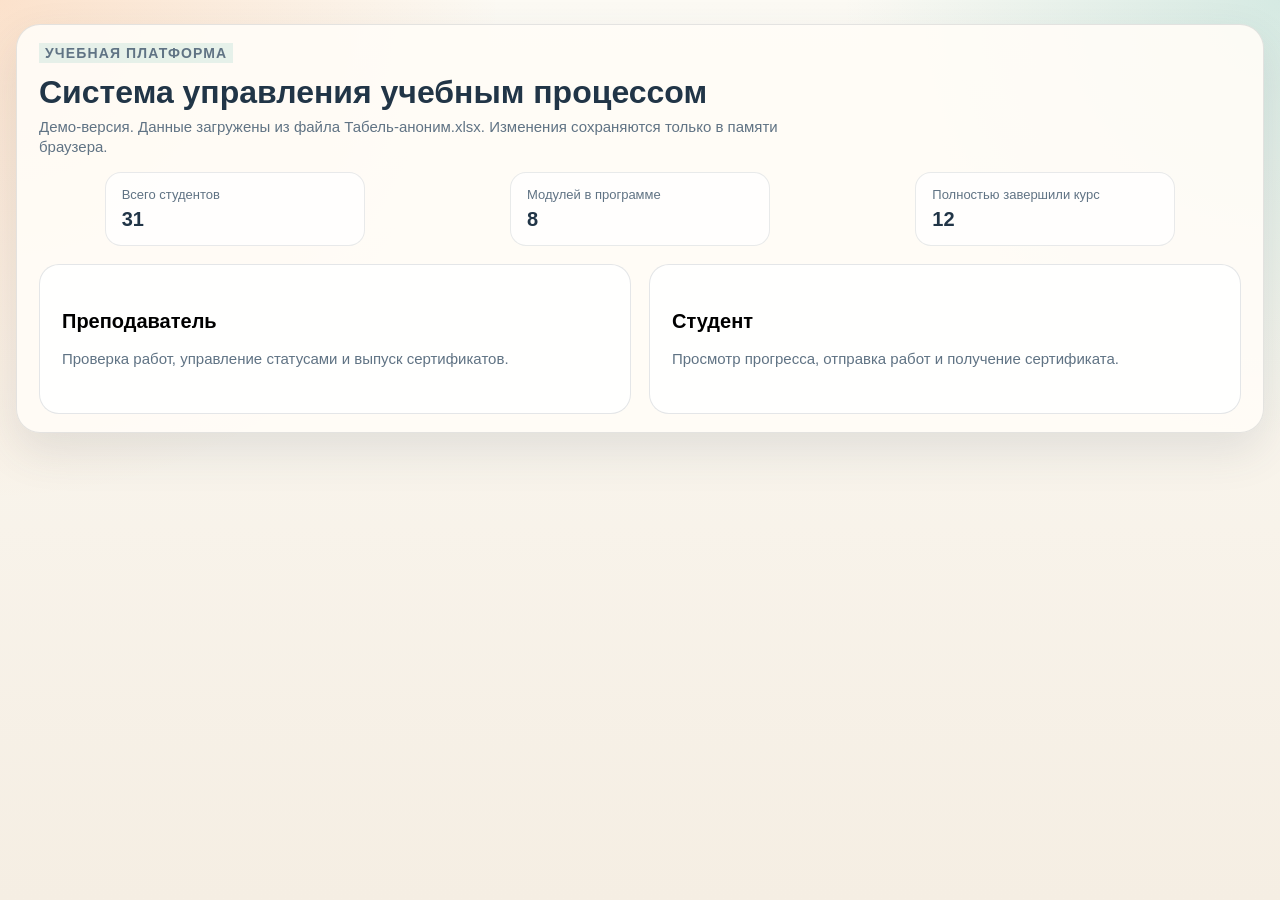
<file: index.html>
<!DOCTYPE html>
<html lang="ru">
<head>
  <meta charset="UTF-8">
  <meta name="viewport" content="width=device-width, initial-scale=1.0">
  <title>LMS по Excel</title>
  <link rel="stylesheet" href="styles.css">
</head>
<body>
  <div id="app"></div>
  <script src="app.js"></script>
</body>
</html>
</file>
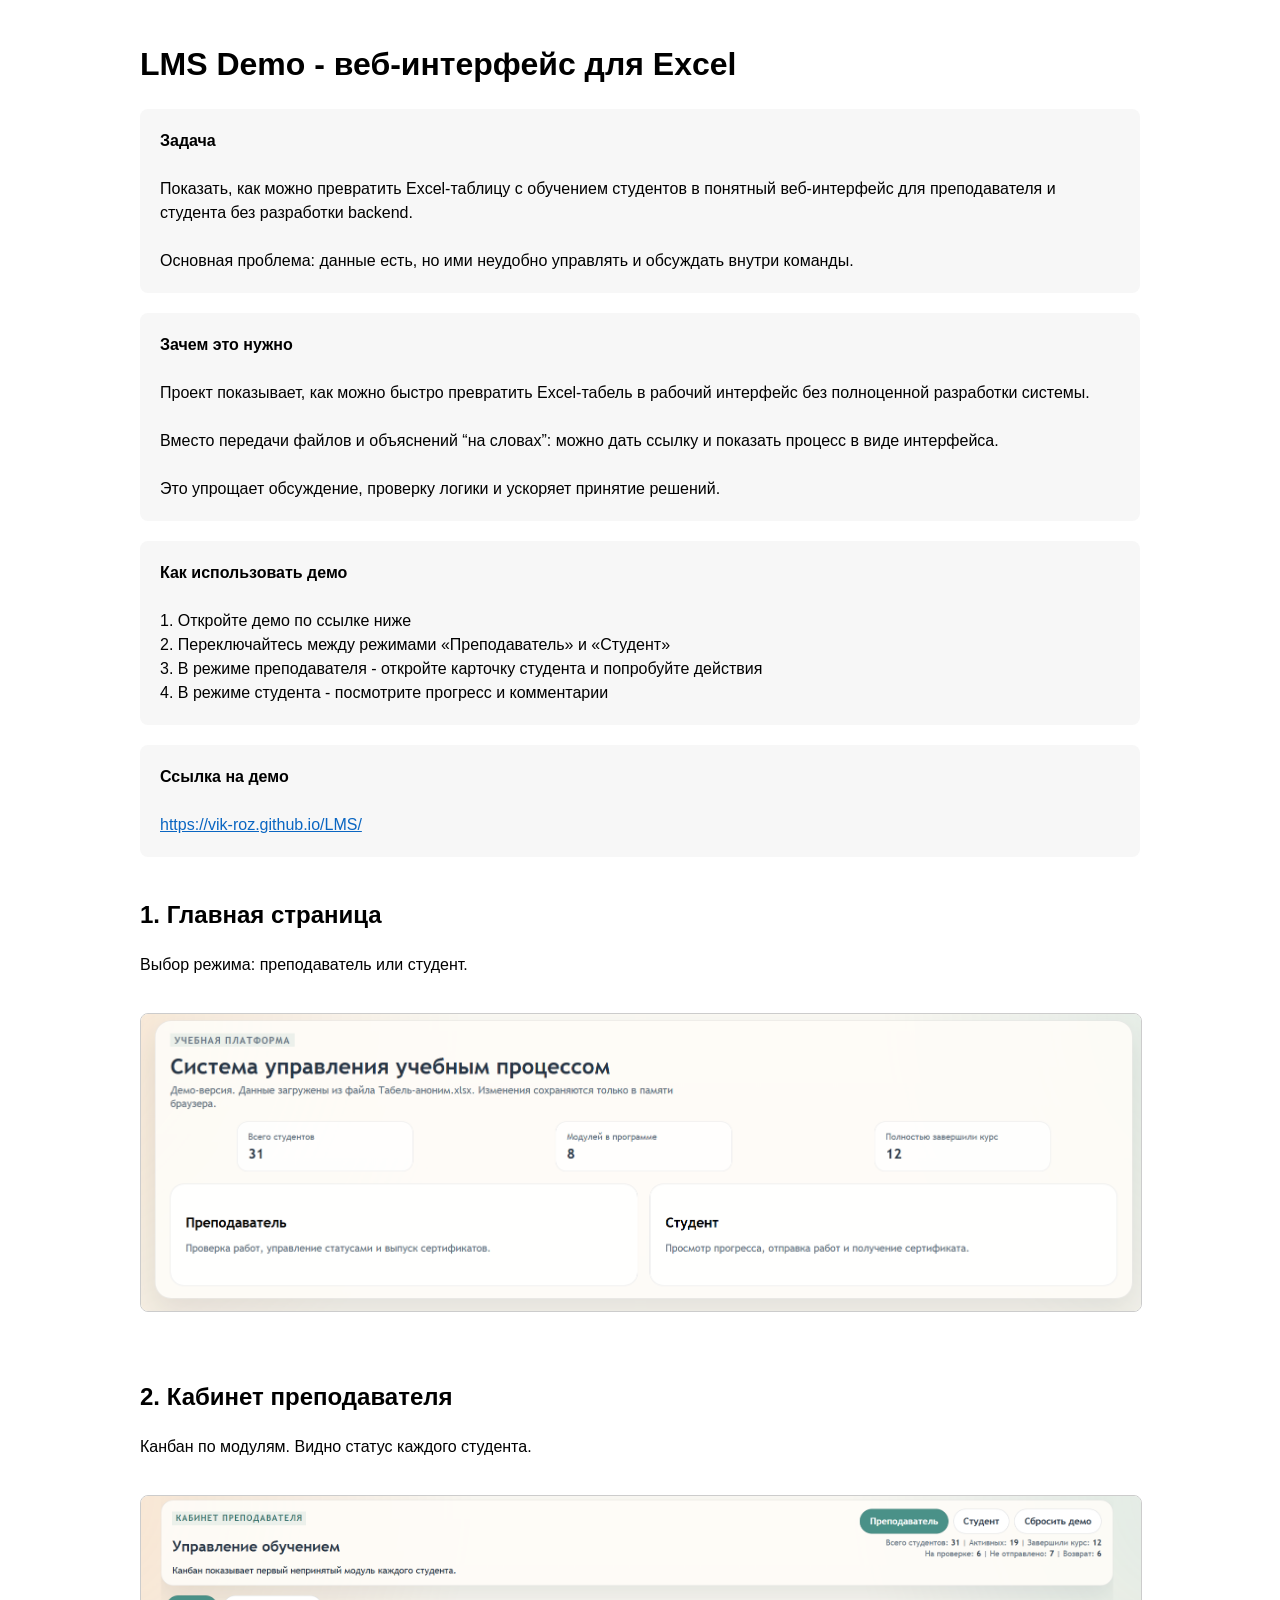
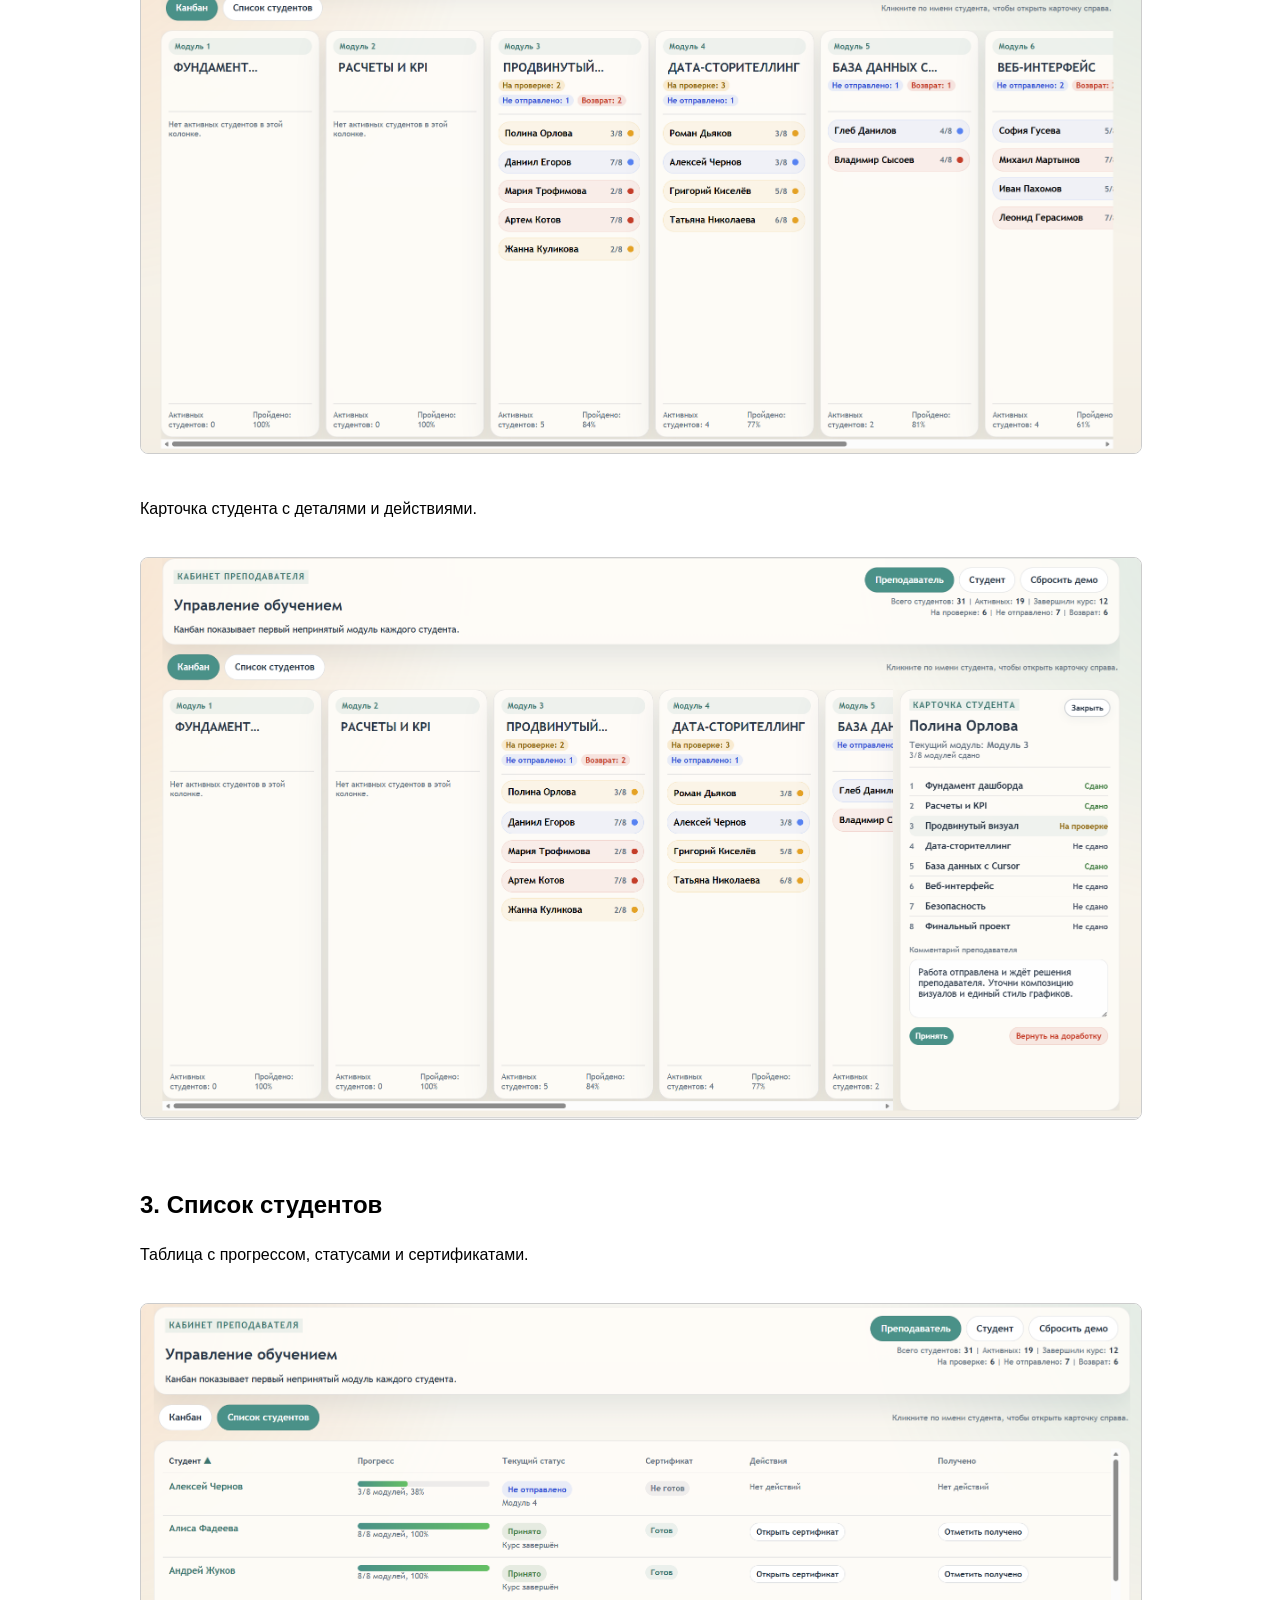
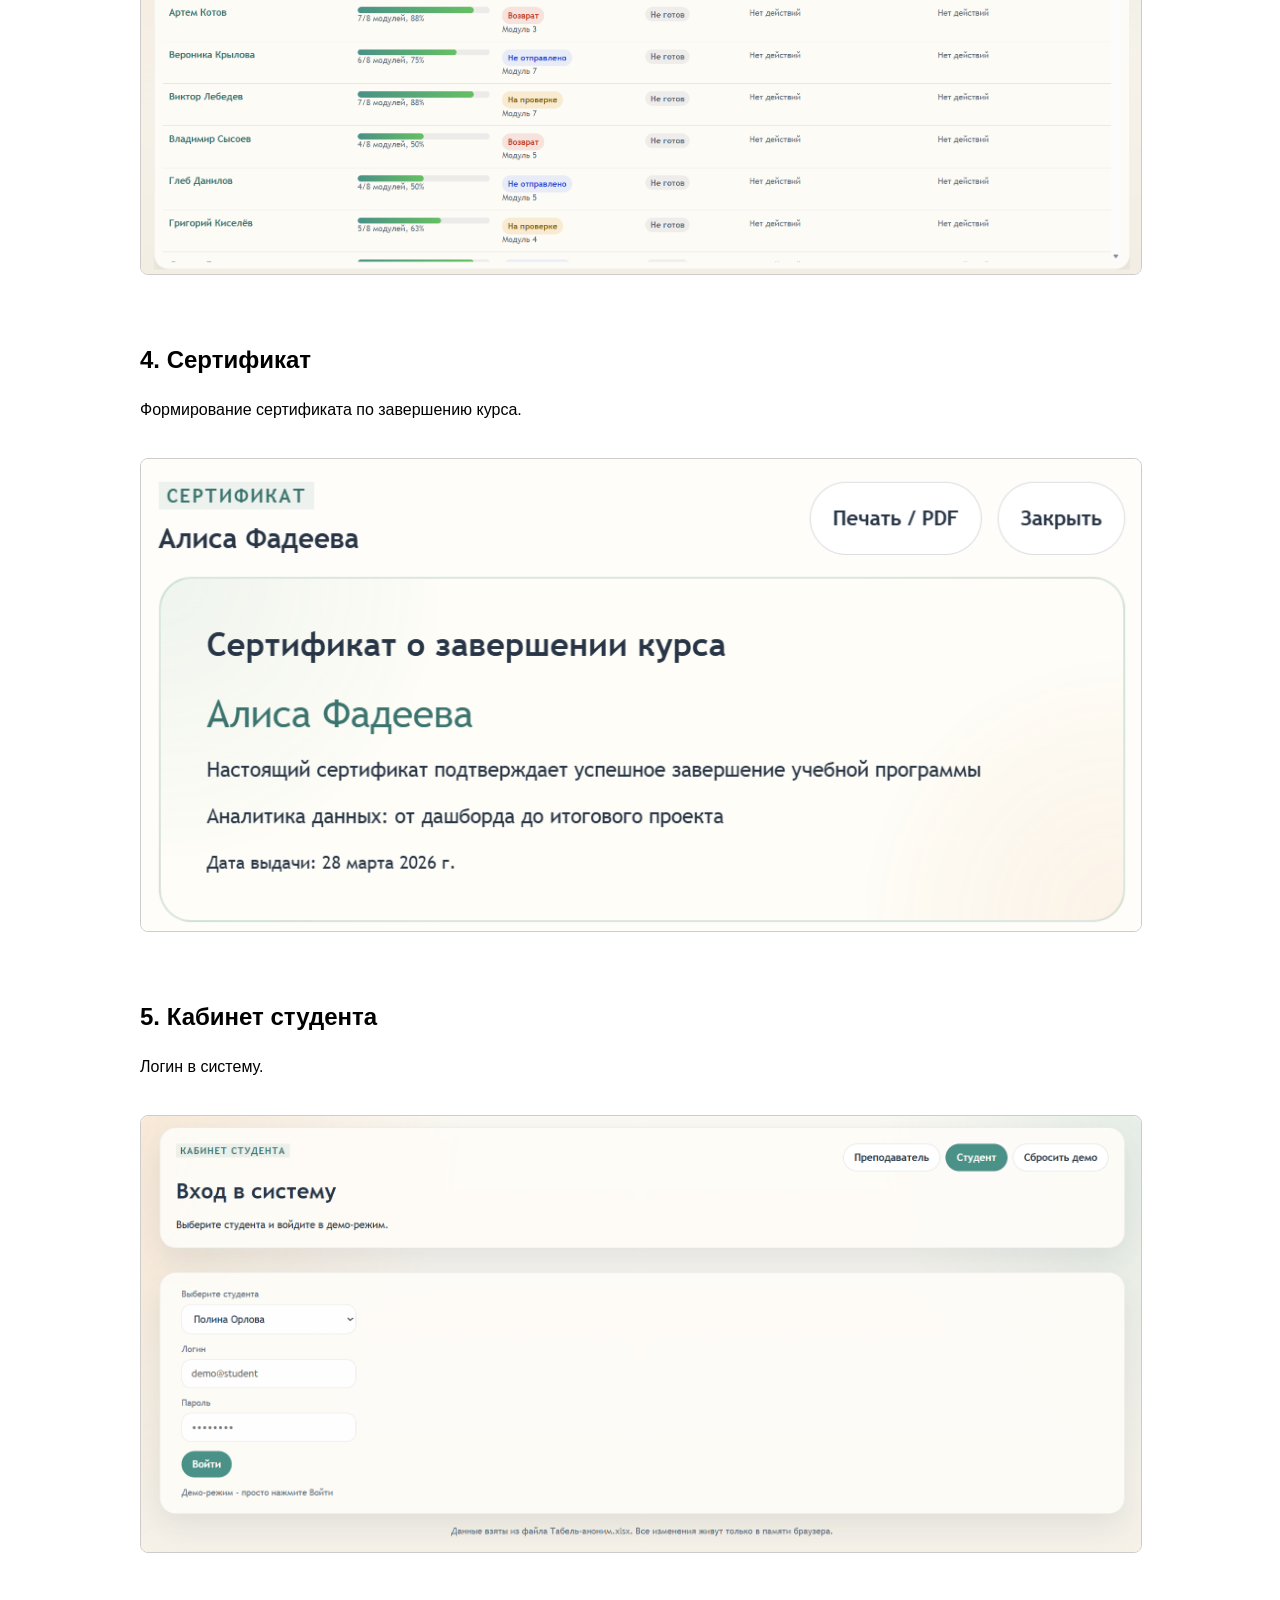
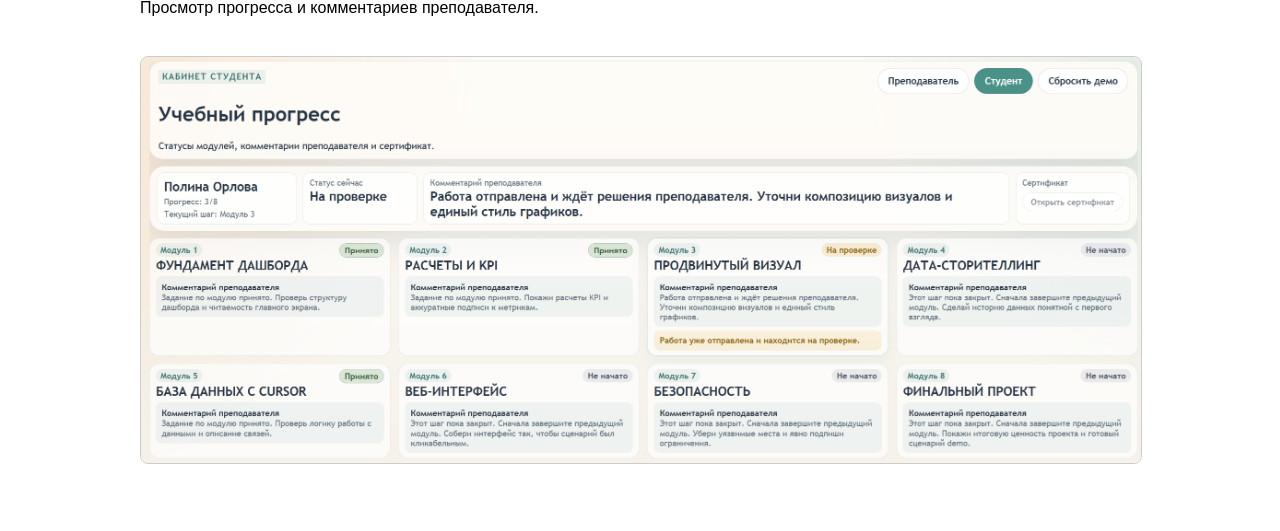
<file: case.html>
<!DOCTYPE html>
<html lang="ru">
<head>
  <meta charset="UTF-8">
  <title>LMS Demo - кейс</title>
  <style>
    body {
      font-family: Arial, sans-serif;
      max-width: 1000px;
      margin: 40px auto;
      line-height: 1.5;
    }
    h1, h2 {
      margin-top: 40px;
    }
    img {
      width: 100%;
      border: 1px solid #ccc;
      border-radius: 8px;
      margin: 20px 0;
    }
    .block {
      background: #f7f7f7;
      padding: 20px;
      border-radius: 8px;
      margin-top: 20px;
    }
    a {
      color: #0a66c2;
    }
  </style>
</head>
<body>

<h1>LMS Demo - веб-интерфейс для Excel</h1>

<div class="block">
  <b>Задача</b><br><br>
  Показать, как можно превратить Excel-таблицу с обучением студентов в понятный веб-интерфейс 
  для преподавателя и студента без разработки backend.<br><br>
  Основная проблема: данные есть, но ими неудобно управлять и обсуждать внутри команды.
</div>

<div class="block">
  <b>Зачем это нужно</b><br><br>
  Проект показывает, как можно быстро превратить Excel-табель в рабочий интерфейс без полноценной разработки системы.<br><br>
  Вместо передачи файлов и объяснений “на словах”:
  можно дать ссылку и показать процесс в виде интерфейса.<br><br>
  Это упрощает обсуждение, проверку логики и ускоряет принятие решений.
</div>

<div class="block">
  <b>Как использовать демо</b><br><br>
  1. Откройте демо по ссылке ниже<br>
  2. Переключайтесь между режимами «Преподаватель» и «Студент»<br>
  3. В режиме преподавателя - откройте карточку студента и попробуйте действия<br>
  4. В режиме студента - посмотрите прогресс и комментарии
</div>

<div class="block">
  <b>Ссылка на демо</b><br><br>
  <a href="https://vik-roz.github.io/LMS/" target="_blank">
    https://vik-roz.github.io/LMS/
  </a>
</div>

<h2>1. Главная страница</h2>
<p>Выбор режима: преподаватель или студент.</p>
<img src="img/main.png">

<h2>2. Кабинет преподавателя</h2>
<p>Канбан по модулям. Видно статус каждого студента.</p>
<img src="img/teacher-kanban.png">

<p>Карточка студента с деталями и действиями.</p>
<img src="img/teacher-card.png">

<h2>3. Список студентов</h2>
<p>Таблица с прогрессом, статусами и сертификатами.</p>
<img src="img/students-list.png">

<h2>4. Сертификат</h2>
<p>Формирование сертификата по завершению курса.</p>
<img src="img/certificate.png">

<h2>5. Кабинет студента</h2>
<p>Логин в систему.</p>
<img src="img/student-login.png">

<p>Просмотр прогресса и комментариев преподавателя.</p>
<img src="img/student-dashboard.png">

</body>
</html>
</file>
<file: styles.css>
:root {
  --bg: #f4efe4;
  --panel: rgba(255, 252, 247, 0.92);
  --ink: #213547;
  --muted: #607384;
  --line: rgba(33, 53, 71, 0.12);
  --primary: #0d9488;
  --primary-dark: #0f766e;
  --danger: #dc2626;
  --success: #15803d;
  --shadow: 0 18px 45px rgba(57, 73, 92, 0.12);
  --radius-lg: 24px;
  --radius-md: 18px;
  --font-ui: "Trebuchet MS", "Segoe UI", sans-serif;
}

* {
  box-sizing: border-box;
}

html,
body {
  margin: 0;
  min-height: 100%;
}

body {
  font-family: var(--font-ui);
  font-size: 15px;
  color: var(--ink);
  background:
    radial-gradient(circle at top left, rgba(249, 115, 22, 0.18), transparent 32%),
    radial-gradient(circle at top right, rgba(13, 148, 136, 0.16), transparent 28%),
    linear-gradient(180deg, #fcfaf4 0%, #f5eee3 100%);
}

body.teacher-mode {
  overflow: hidden;
}

button,
select,
textarea,
input {
  font: inherit;
}

button {
  cursor: pointer;
  border: 0;
}

#app {
  width: 100%;
  min-height: 100%;
}

.page-shell {
  width: min(1440px, calc(100% - 32px));
  margin: 0 auto;
  padding: 24px 0 40px;
}

.page-shell.is-teacher {
  width: min(1560px, calc(100% - 20px));
  height: 100dvh;
  padding: 10px 0;
  overflow: hidden;
}

.workspace {
  display: grid;
  gap: 18px;
}

.workspace-teacher {
  height: 100%;
  min-height: 0;
  grid-template-rows: auto 1fr;
  gap: 10px;
}

.teacher-dashboard {
  min-height: 0;
  display: grid;
  grid-template-rows: auto 1fr;
  gap: 10px;
  overflow: hidden;
}

.panel {
  background: var(--panel);
  border: 1px solid var(--line);
  border-radius: var(--radius-lg);
  box-shadow: var(--shadow);
}

.hero,
.topbar,
.kanban-column,
.detail-panel,
.student-picker,
.table-panel,
.modal-card {
  padding: 24px;
}

.eyebrow {
  margin: 0 0 10px;
  font-size: 14px;
  letter-spacing: 0.08em;
  text-transform: uppercase;
  color: var(--primary-dark);
  font-weight: 700;
  background-color: rgba(13, 148, 136, 0.1);
  padding: 2px 6px;
  display: inline-block;
}

.hero h1,
.detail-header h2,
.certificate-sheet h2 {
  margin: 0;
  line-height: 1.1;
}

.detail-header h2,
.teacher-sidebar-empty h2,
.certificate-sheet h2 {
  font-size: 24px;
  line-height: 1.2;
}

.student-card-header h3 {
  margin: 0;
  font-size: 20px;
  line-height: 1.2;
}

.hero {
  padding: 18px 22px;
}

.hero h1 {
  font-size: 32px;
  line-height: 1.2;
}

.muted,
.module-comment,
.empty-state,
.hero p {
  color: var(--muted);
}

.muted,
.module-comment,
.empty-state {
  font-size: 13px;
}

.hero p:not(.eyebrow) {
  margin-top: 6px;
  max-width: 760px;
  font-size: 15px;
  line-height: 1.3;
}

.role-grid,
.summary-grid,
.student-summary-grid,
.student-modules,
.module-stack,
.kanban-list {
  display: grid;
  gap: 16px;
}

.role-grid {
  margin-top: 18px;
  display: grid;
  grid-template-columns: repeat(2, minmax(0, 1fr));
  gap: 18px;
}

.role-card,
.student-card,
.module-card,
.summary-card {
  border-radius: var(--radius-md);
  border: 1px solid rgba(33, 53, 71, 0.1);
}

.role-card,
.student-card,
.ghost-link {
  transition: transform 0.18s ease, box-shadow 0.18s ease;
}

.role-card:hover,
.student-card:hover,
.ghost-link:hover {
  transform: translateY(-2px);
}

.role-card {
  padding: 20px 22px;
  min-height: 150px;
  background: rgba(255, 255, 255, 0.9);
  border: 1px solid rgba(33, 53, 71, 0.12);
  border-radius: 20px;
  text-align: left;
  display: flex;
  flex-direction: column;
  justify-content: center;
  gap: 10px;
}

.role-card:hover {
  box-shadow: 0 10px 24px rgba(57, 73, 92, 0.12);
  border-color: rgba(13, 148, 136, 0.22);
}

.role-card h2 {
  margin: 0;
  font-size: 20px;
  line-height: 1.15;
}

.role-card p {
  margin: 0;
  font-size: 15px;
  line-height: 1.3;
  color: var(--muted);
}

.topbar,
.student-card-header,
.module-card-header,
.student-picker-row,
.student-overview,
.student-card-meta,
.column-footer,
.certificate-meta,
.topbar-actions,
.toolbar,
.inline-actions,
.certificate-actions,
.detail-header-row,
.sidebar-status-row {
  display: flex;
  justify-content: space-between;
  gap: 12px;
  flex-wrap: wrap;
}

.topbar {
  align-items: flex-start;
  margin-bottom: 18px;
}

.topbar h1 {
  font-size: 32px;
  line-height: 1.2;
}

.topbar p:not(.eyebrow) {
  margin: 8px 0 0;
  max-width: 760px;
  font-size: 15px;
  line-height: 1.3;
}

.topbar-compact {
  padding: 14px 18px;
  margin-bottom: 0;
  border-radius: 20px;
}

.topbar-compact .eyebrow {
  margin-bottom: 4px;
  font-size: 14px;
  display: inline-block;
  background-color: rgba(13, 148, 136, 0.1);
  padding: 2px 6px;
}

.topbar-compact h1 {
  font-size: 24px;
}

.topbar-compact p {
  margin-top: 4px;
  max-width: 700px;
  font-size: 15px;
  line-height: 1.35;
}

.topbar-compact .topbar-actions {
  display: grid;
  justify-items: end;
  align-content: start;
  gap: 6px;
  align-items: flex-end;
}

body.student-dashboard-mode {
  overflow: hidden;
}

body.student-dashboard-mode .page-shell {
  width: min(1560px, calc(100% - 20px));
  height: 100dvh;
  padding: 10px 0;
  overflow: hidden;
}

body.student-dashboard-mode .workspace {
  height: 100%;
  min-height: 0;
  grid-template-rows: auto auto 1fr;
  gap: 10px;
  overflow: hidden;
}

body.student-dashboard-mode .topbar {
  padding: 10px 14px;
  margin-bottom: 0;
  border-radius: 20px;
}

body.student-dashboard-mode .topbar .eyebrow {
  margin-bottom: 4px;
  font-size: 14px;
  display: inline-block;
  width: auto;
  max-width: max-content;
  align-self: flex-start;
}

body.student-dashboard-mode .topbar h1 {
  font-size: 32px;
  line-height: 1.2;
}

body.student-dashboard-mode .topbar p {
  margin-top: 3px;
  max-width: 620px;
  font-size: 15px;
  line-height: 1.3;
  display: -webkit-box;
  -webkit-line-clamp: 2;
  -webkit-box-orient: vertical;
  overflow: hidden;
}

body.student-dashboard-mode .footer-note {
  display: none;
}

.topbar-control-row {
  display: inline-flex;
  gap: 8px;
  flex-wrap: nowrap;
  align-items: stretch;
  justify-content: flex-end;
}

.topbar-control-row .segmented {
  display: inline-flex;
  align-items: stretch;
  gap: 8px;
  padding: 0;
}

.topbar-control-row > .button,
.topbar-control-row .segmented button {
  display: inline-flex;
  align-items: center;
}

.teacher-topbar-meta {
  display: grid;
  gap: 2px;
  font-size: 13px;
  line-height: 1.25;
  color: var(--muted);
  text-align: right;
  white-space: nowrap;
}

.teacher-topbar-line {
  white-space: nowrap;
}

.teacher-topbar-meta strong {
  color: var(--ink);
}

.summary-grid {
  margin: 16px 0;
  display: grid;
  grid-template-columns: repeat(3, minmax(0, 1fr));
  gap: 14px;
}

.student-summary-grid {
  margin: 18px 0;
  grid-template-columns: repeat(auto-fit, minmax(180px, 1fr));
}

.teacher-summary-grid {
  margin: 0;
  gap: 10px;
  grid-template-columns: repeat(3, minmax(0, 1fr));
}

.summary-card {
  padding: 20px;
  background: rgba(255, 255, 255, 0.74);
}

.summary-grid .summary-card {
  width: min(260px, 100%);
  justify-self: center;
  padding: 14px 16px;
  border-radius: 16px;
}

.summary-card span {
  display: block;
  font-size: 13px;
  color: var(--muted);
}

.summary-grid .summary-card span {
  font-size: 13px;
}

.summary-card strong {
  display: block;
  margin-top: 8px;
  font-size: 20px;
}

.summary-grid .summary-card strong {
  margin-top: 6px;
  font-size: 20px;
}

.summary-card-compact {
  padding: 14px 16px;
  border-radius: 16px;
}

.summary-card-compact span {
  font-size: 13px;
}

.summary-card-compact strong {
  margin-top: 6px;
  font-size: 20px;
}

body.student-dashboard-mode .student-picker {
  padding: 10px 12px;
  display: grid;
  grid-template-columns: 220px 180px minmax(0, 1fr) 180px;
  gap: 10px;
  align-items: stretch;
}

body.student-dashboard-mode .student-picker .summary-card {
  padding: 8px 10px;
  border-radius: 12px;
  display: flex;
  flex-direction: column;
  justify-content: flex-start;
  min-width: 0;
}

body.student-dashboard-mode .student-picker .summary-card span {
  font-size: 13px;
}

body.student-dashboard-mode .student-picker .summary-card strong {
  margin-top: 2px;
  font-size: 20px;
  line-height: 1.18;
}

body.student-dashboard-mode .student-identity-card {
  gap: 4px;
}

body.student-dashboard-mode .student-identity-name {
  font-size: 20px;
  line-height: 1.15;
}

body.student-dashboard-mode .student-identity-meta {
  font-size: 13px;
  line-height: 1.18;
  color: var(--muted);
}

body.student-dashboard-mode .student-status-card strong,
body.student-dashboard-mode .student-comment-card strong {
  display: -webkit-box;
  -webkit-box-orient: vertical;
  overflow: hidden;
}

body.student-dashboard-mode .student-status-card strong {
  font-size: 20px;
  -webkit-line-clamp: 2;
}

body.student-dashboard-mode .student-comment-card {
  min-width: 0;
}

body.student-dashboard-mode .student-comment-card strong {
  font-size: 15px;
  color: var(--ink);
  -webkit-line-clamp: 3;
}

body.student-dashboard-mode .student-certificate-card {
  display: flex;
  flex-direction: column;
  justify-content: space-between;
  gap: 8px;
}

body.student-dashboard-mode .student-certificate-card span {
  font-size: 13px;
}

body.student-dashboard-mode .student-certificate-card .button {
  width: 100%;
  justify-content: center;
}

body.student-dashboard-mode .student-certificate-card .button:disabled {
  opacity: 0.55;
  cursor: default;
}

body.student-dashboard-mode .status-complete {
  color: #2e7d5b;
  font-weight: 600;
}

.certificate-btn {
  margin-top: 12px;
  padding: 10px 16px;
  border-radius: 10px;
  border: none;
  background-color: #5fbf9f;
  color: white;
  font-weight: 500;
  cursor: pointer;
}

.certificate-btn:hover {
  background-color: #4aa88c;
}

body.student-dashboard-mode .student-picker,
body.student-dashboard-mode .student-modules {
  min-width: 0;
}

.button,
.segmented button {
  padding: 11px 16px;
  border-radius: 999px;
  font-weight: 700;
}

.button.primary,
.segmented button.is-active {
  background: var(--primary);
  color: #fff;
}

.button.secondary,
.segmented button {
  background: #fff;
  color: var(--ink);
  border: 1px solid rgba(33, 53, 71, 0.16);
}

.button.secondary {
  box-shadow: inset 0 1px 0 rgba(255, 255, 255, 0.95);
}

.segmented button {
  box-shadow: none;
}

.button.danger {
  background: rgba(220, 38, 38, 0.1);
  color: var(--danger);
  border: 1px solid rgba(220, 38, 38, 0.15);
}

.button.success {
  background: rgba(21, 128, 61, 0.12);
  color: var(--success);
  border: 1px solid rgba(21, 128, 61, 0.14);
}

.button-compact {
  padding: 6px 10px;
  font-size: 13px;
}

.segmented {
  display: inline-flex;
  gap: 8px;
  padding: 6px;
  border-radius: 999px;
  background: transparent;
  border: 0 !important;
}

.toolbar {
  align-items: center;
}

.toolbar-compact {
  padding: 0 2px;
  min-height: 0;
}

.toolbar-compact .small-text {
  font-size: 13px;
}

.teacher-layout {
  min-height: 0;
  display: grid;
  grid-template-columns: minmax(0, 1fr);
  gap: 12px;
  align-items: stretch;
  overflow: hidden;
}

.teacher-layout.has-sidebar {
  grid-template-columns: minmax(0, 2.0fr) minmax(265px, 0.6fr);
}

.teacher-main-panel {
  min-width: 0;
  min-height: 0;
  overflow: hidden;
}

.teacher-main-panel > .kanban-board,
.teacher-main-panel > .table-panel {
  height: 100%;
}

.kanban-board {
  display: grid;
  grid-template-columns: repeat(8, minmax(260px, 1fr));
  gap: 10px;
  height: 100%;
  min-height: 0;
  overflow-x: auto;
  overflow-y: hidden;
  padding-bottom: 4px;
  align-items: stretch;
}

.kanban-column {
  min-height: 0;
  height: 100%;
  padding: 12px;
  display: flex;
  flex-direction: column;
  border-radius: 18px;
}

.column-header {
  flex-shrink: 0;
  display: grid;
  grid-template-rows: auto auto auto;
  gap: 8px;
  align-content: start;
  overflow: visible;
}

.column-header h3 {
padding-left: 8px;
  margin: 0;
  font-size: 20px;
  line-height: 1.25;
  height: calc(1.25em * 1);
  display: -webkit-box;
  -webkit-line-clamp: 1;
  -webkit-box-orient: vertical;
  overflow: hidden;
}

.module-pill {
  display: inline-block;
  padding: 6px 10px;
  border-radius: 999px;
  background: rgba(13, 148, 136, 0.09);
  color: var(--primary-dark);
  font-weight: 700;
  font-size: 13px;
}

.kanban-list {
  margin: 12px 0;
  gap: 10px;
  flex: 1;
  min-height: 0;
  overflow-y: auto;
  align-content: start;
  padding-top: 12px;
  padding-right: 2px;
  border-top: 2px solid var(--line);
}

.column-legend {
  display: flex;
  flex-wrap: wrap;
  gap: 6px;
  min-height: 40px;
  align-items: flex-start;
  align-content: flex-start;
  overflow: visible;
}

.column-legend-item {
  display: inline-flex;
  align-items: center;
  padding: 2px 7px;
  border-radius: 999px;
  font-size: 13px;
  font-weight: 700;
  line-height: 1.15;
  white-space: nowrap;
}

.student-card {
  width: 100%;
  padding: 9px 10px;
  background: rgba(255, 255, 255, 0.92);
  text-align: left;
  display: flex;
  align-items: center;
  justify-content: space-between;
  gap: 10px;
}

.student-card-name {
  display: block;
  min-width: 0;
  flex: 1 1 auto;
  overflow: hidden;
  text-overflow: ellipsis;
  white-space: nowrap;
  font-size: 15px;
  line-height: 1.2;
}

.student-card-trailing {
  margin-left: auto;
  display: grid;
  grid-template-columns: auto 10px;
  align-items: center;
  column-gap: 8px;
  flex: 0 0 auto;
  min-width: 52px;
}

.student-card-progress {
  min-width: 32px;
  text-align: right;
  font-size: 13px;
  font-weight: 700;
  color: var(--muted);
}

.student-card-dot {
  width: 10px;
  height: 10px;
  border-radius: 50%;
  justify-self: end;
}

.student-card.is-review {
  background: rgba(245, 158, 11, 0.08);
  border-color: rgba(245, 158, 11, 0.18);
}

.student-card.is-todo {
  background: rgba(59, 130, 246, 0.08);
  border-color: rgba(59, 130, 246, 0.16);
}

.student-card.is-returned {
  background: rgba(220, 38, 38, 0.07);
  border-color: rgba(220, 38, 38, 0.14);
}

.student-card-dot.status-review {
  background: rgb(245, 158, 11);
}

.student-card-dot.status-todo {
  background: rgb(59, 130, 246);
}

.student-card-dot.status-returned {
  background: var(--danger);
}

.small-text,
.student-card-meta,
.column-footer,
.module-hint {
  font-size: 13px;
  color: var(--muted);
}

.student-card-meta {
  margin-top: 6px;
  align-items: center;
  flex-wrap: nowrap;
  font-size: 13px;
}

.column-footer {
  margin-top: 10px;
  padding-top: 10px;
  border-top: 2px solid var(--line);
  font-size: 13px;
  flex-shrink: 0;
  display: grid;
  grid-template-columns: 1fr 1fr;
  gap: 8px 14px;
  align-items: start;
  justify-content: space-between;
  justify-items: start;
}

.column-footer > span {
  display: block;
  text-align: left;
  line-height: 1.2;
  white-space: normal;
}

.column-footer > span:first-child {
  width: 124px;
}

.column-footer > span:last-child {
  width: 68px;
}

.status-pill {
  display: inline-flex;
  align-items: center;
  padding: 6px 9px;
  border-radius: 999px;
  font-size: 13px;
  font-weight: 700;
  white-space: nowrap;
}

.status-accepted {
  background: rgba(21, 128, 61, 0.12);
  color: var(--success);
}

.status-review {
  background: rgba(245, 158, 11, 0.18);
  color: #9a6700;
}

.status-returned {
  background: rgba(220, 38, 38, 0.12);
  color: var(--danger);
}

.status-todo {
  background: rgba(59, 130, 246, 0.12);
  color: #1d4ed8;
}

.status-notStarted {
  background: rgba(100, 116, 139, 0.12);
  color: #475569;
}

.detail-panel {
  position: sticky;
  top: 0;
  height: 100%;
  min-height: 0;
  padding: 14px;
  display: flex;
  flex-direction: column;
  overflow: hidden;
  border-radius: 20px;
}

.detail-header {
  padding-bottom: 12px;
  border-bottom: 1px solid var(--line);
  flex-shrink: 0;
}

.detail-header-row {
  align-items: flex-start;
  flex-wrap: nowrap;
}

.detail-header .button.secondary.button-compact {
  border-width: 2px;
  border-color: rgba(33, 53, 71, 0.24);
  box-shadow:
    inset 0 1px 0 rgba(255, 255, 255, 0.96),
    0 4px 12px rgba(33, 53, 71, 0.05);
}

.detail-current-module {
  margin: 8px 0 0;
  color: var(--muted);
}

.detail-scroll {
  margin-top: 14px;
  min-height: 0;
  overflow-y: auto;
  overflow-x: hidden;
  display: grid;
  gap: 14px;
  padding-right: 4px;
}

.teacher-sidebar-empty {
  display: grid;
  align-content: center;
  gap: 10px;
  height: 100%;
}

.teacher-sidebar-empty h2 {
  margin: 0;
}

.teacher-sidebar-empty p:last-child {
  margin: 0;
  color: var(--muted);
  max-width: 28ch;
}

.sidebar-status-list {
  display: grid;
  gap: 0;
}

.sidebar-status-row {
  display: grid;
  grid-template-columns: 16px minmax(0, 1fr) auto;
  gap: 10px;
  align-items: center;
  padding: 7px 0;
  border-bottom: 1px solid rgba(33, 53, 71, 0.1);
  background: none;
  flex-wrap: nowrap;
}

.sidebar-status-row.is-current {
  margin: 0;
  padding: 7px 0px;
  border-radius: 10px;
  border-bottom-color: transparent;
  background: rgba(13, 148, 136, 0.08);
}

.sidebar-status-list .sidebar-status-row:last-child {
  border-bottom: 0;
}

.sidebar-module-number {
  color: var(--muted);
  font-size: 13px;
  font-weight: 700;
}

.sidebar-status-label {
  min-width: 0;
  font-weight: 600;
  font-size: 15px;
  line-height: 1.2;
  white-space: nowrap;
  overflow: hidden;
  text-overflow: ellipsis;
}

.sidebar-status-value {
  justify-self: end;
  font-size: 13px;
  font-weight: 700;
  white-space: nowrap;
  background: none;
  padding: 0;
  border-radius: 0;
}

.sidebar-footer {
  display: grid;
  gap: 12px;
}

.teacher-sidebar-actions {
  display: flex;
  gap: 8px;
  flex-wrap: nowrap;
}

.teacher-sidebar-actions .button {
  flex: 0 0 auto;
  width: auto;
}

.sidebar-comment span {
  display: block;
  margin-bottom: 8px;
  font-size: 13px;
  color: var(--muted);
}

.comment-input {
  width: 100%;
  min-height: 82px;
  padding: 12px 14px;
  border-radius: 14px;
  border: 1px solid var(--line);
  background: rgba(255, 255, 255, 0.88);
  color: var(--ink);
  resize: vertical;
}

.comment-input:disabled {
  background: rgba(148, 163, 184, 0.12);
  color: var(--muted);
}

.module-card {
  padding: 16px;
  background: rgba(255, 255, 255, 0.68);
}

.module-card.is-current {
  border-color: rgba(13, 148, 136, 0.28);
  box-shadow: 0 8px 24px rgba(13, 148, 136, 0.08);
}

.table-panel {
  height: 100%;
  min-height: 0;
  padding: 12px 14px;
  overflow: hidden;
}

.table-wrap {
  height: 100%;
  overflow: auto;
}

table {
  width: 100%;
  border-collapse: collapse;
}

th,
td {
  padding: 12px 10px;
  text-align: left;
  border-bottom: 1px solid var(--line);
  vertical-align: top;
}

th {
  color: var(--muted);
  font-size: 13px;
  font-weight: 700;
}

.table-sort-button {
  display: inline-flex;
  align-items: center;
  gap: 4px;
  padding: 0;
  background: none;
  border: 0;
  color: inherit;
  font: inherit;
  font-weight: inherit;
  text-align: left;
}

.table-sort-button.is-active {
  color: var(--ink);
}

.sort-arrow {
  color: var(--primary-dark);
  font-size: 15px;
  line-height: 1;
}

.table-cert-status {
  display: inline-flex;
  align-items: center;
  padding: 4px 8px;
  border-radius: 999px;
  font-size: 13px;
  font-weight: 700;
  white-space: nowrap;
}

.table-cert-status.is-ready {
  background: rgba(13, 148, 136, 0.1);
  color: var(--primary-dark);
}

.table-cert-status.is-received {
  background: rgba(21, 128, 61, 0.12);
  color: var(--success);
}

.table-cert-status.is-muted,
.table-empty-action {
  color: var(--muted);
}

.table-cert-status.is-muted {
  background: rgba(100, 116, 139, 0.1);
}

.table-actions-cell,
.table-received-cell {
  display: flex;
  gap: 8px;
}

.table-empty-action {
  font-size: 13px;
  white-space: nowrap;
}

.ghost-link {
  padding: 0;
  background: none;
  border: 0;
  color: var(--primary-dark);
  font-weight: 700;
}

.progress-bar {
  width: 100%;
  height: 10px;
  border-radius: 999px;
  background: rgba(33, 53, 71, 0.08);
  overflow: hidden;
}

.progress-bar span {
  display: block;
  height: 100%;
  border-radius: inherit;
  background: linear-gradient(90deg, var(--primary), #22c55e);
}

label span {
  display: block;
  margin-bottom: 8px;
  font-size: 13px;
  color: var(--muted);
}

select,
input {
  min-width: 260px;
  padding: 12px 14px;
  border-radius: 14px;
  border: 1px solid var(--line);
  background: rgba(255, 255, 255, 0.86);
  color: var(--ink);
}

.student-login {
  padding: 24px;
  min-height: 360px;
}

.student-login-form {
  display: grid;
  gap: 14px;
  max-width: 420px;
  margin-left: 8px;
  align-content: start;
}

.student-login-form .button {
  justify-self: start;
}

.student-modules {
  grid-template-columns: repeat(auto-fit, minmax(260px, 1fr));
}

body.student-dashboard-mode .student-modules {
  height: 100%;
  min-height: 0;
  overflow: hidden;
  gap: 12px;
  grid-template-columns: repeat(4, minmax(0, 1fr));
  grid-auto-rows: minmax(0, auto);
  align-content: start;
}

body.student-dashboard-mode .module-card {
  min-height: 0;
  padding: 8px 10px;
  border-radius: 16px;
  display: flex;
  flex-direction: column;
}

body.student-dashboard-mode .module-card-header {
  gap: 6px;
  align-items: flex-start;
  flex-wrap: nowrap;
}

body.student-dashboard-mode .module-card-header > div {
  min-width: 0;
}

body.student-dashboard-mode .student-modules .module-pill {
  padding: 3px 7px;
  font-size: 13px;
}

body.student-dashboard-mode .student-modules .module-card-header h3 {
  margin: 3px 0 0;
  font-size: 20px;
  line-height: 1.12;
}

body.student-dashboard-mode .student-modules .status-pill {
  padding: 3px 8px;
  font-size: 13px;
}

.inline-note,
.note-box {
  margin-top: 12px;
  padding: 12px;
  border-radius: 14px;
}

body.student-dashboard-mode .student-modules .note-box,
body.student-dashboard-mode .student-modules .inline-note {
  margin-top: 6px;
  padding: 8px 9px;
  border-radius: 10px;
}

body.student-dashboard-mode .student-modules .note-box strong,
body.student-dashboard-mode .student-modules .inline-note,
body.student-dashboard-mode .student-modules .module-hint {
  font-size: 13px;
  line-height: 1.18;
}

body.student-dashboard-mode .student-modules .module-hint {
  display: -webkit-box;
  -webkit-line-clamp: 3;
  -webkit-box-orient: vertical;
  overflow: hidden;
}

body.student-dashboard-mode .student-modules .note-box {
  flex: 0 0 auto;
  min-height: 0;
}

body.student-dashboard-mode .student-modules .inline-actions {
  margin-top: 6px;
  gap: 6px;
}

body.student-dashboard-mode .student-modules .button {
  padding: 5px 8px;
  font-size: 13px;
  line-height: 1.15;
}

body.student-dashboard-mode .student-modules .status-accepted {
  background: rgba(21, 128, 61, 0.18);
  color: #166534;
  border: 1px solid rgba(21, 128, 61, 0.22);
}

.inline-note {
  background: rgba(245, 158, 11, 0.14);
  color: #9a6700;
  font-weight: 700;
}

.note-box {
  background: rgba(13, 148, 136, 0.08);
}

.certificate-modal {
  position: fixed;
  inset: 0;
  display: flex;
  align-items: center;
  justify-content: center;
  padding: 24px;
  z-index: 30;
}

.modal-backdrop {
  position: absolute;
  inset: 0;
  background: rgba(15, 23, 42, 0.45);
  backdrop-filter: blur(4px);
}

.modal-card {
  position: relative;
  width: min(760px, 100%);
  background: #fffdf9;
  z-index: 1;
}

.certificate-sheet {
  margin-top: 16px;
  padding: 34px;
  border-radius: var(--radius-lg);
  border: 2px solid rgba(13, 148, 136, 0.2);
  background:
    radial-gradient(circle at top left, rgba(13, 148, 136, 0.08), transparent 28%),
    radial-gradient(circle at bottom right, rgba(249, 115, 22, 0.08), transparent 26%),
    #fffdf7;
}

.certificate-student {
  margin: 20px 0 10px;
  font-size: 28px;
  color: var(--primary-dark);
}

.certificate-sheet p {
  font-size: 15px;
  line-height: 1.3;
}

.certificate-meta {
  font-size: 13px;
  line-height: 1.3;
}

.footer-note {
  margin-top: 18px;
  text-align: center;
  color: var(--muted);
  font-size: 13px;
}

@page {
  margin: 14mm;
}

@media print {
  html,
  body {
    background: #fff !important;
  }

  body.print-certificate-mode {
    margin: 0;
    padding: 0;
  }

  body.print-certificate-mode * {
    visibility: hidden !important;
  }

  body.print-certificate-mode .certificate-sheet,
  body.print-certificate-mode .certificate-sheet * {
    visibility: visible !important;
  }

  body.print-certificate-mode .certificate-sheet {
    position: fixed;
    inset: 0;
    margin: auto;
    width: min(180mm, calc(100% - 24mm));
    height: fit-content;
    box-shadow: none !important;
    background: #fff !important;
  }

  body.print-certificate-mode .page-shell,
  body.print-certificate-mode .workspace,
  body.print-certificate-mode .modal-card,
  body.print-certificate-mode .certificate-modal {
    margin: 0 !important;
    padding: 0 !important;
    box-shadow: none !important;
    border: 0 !important;
    background: transparent !important;
  }
}

@media (max-width: 1100px) {
  .teacher-layout,
  .teacher-layout.has-sidebar {
    grid-template-columns: 1fr;
  }

  .teacher-layout.has-sidebar {
    grid-template-rows: minmax(0, 1.15fr) minmax(0, 0.9fr);
  }

  .detail-panel {
    position: static;
  }
}

@media (max-width: 780px) {
  .page-shell {
    width: min(100% - 20px, 100%);
    padding-top: 16px;
  }

  .page-shell.is-teacher {
    width: min(100% - 12px, 100%);
    padding: 8px 0;
  }

  .hero,
  .topbar,
  .kanban-column,
  .detail-panel,
  .student-picker,
  .table-panel,
  .modal-card {
    padding: 16px;
  }

  .topbar,
  .student-card-header,
  .module-card-header,
  .detail-header-row,
  .student-picker-row,
  .student-overview,
  .column-footer {
    flex-direction: column;
  }

  .student-card-meta {
    flex-direction: row;
  }

  .sidebar-status-row {
    grid-template-columns: 16px minmax(0, 1fr) auto;
    align-items: center;
  }

  .teacher-topbar-meta {
    justify-content: flex-start;
    white-space: normal;
    text-align: left;
  }

  .teacher-topbar-line {
    white-space: normal;
  }

  .teacher-summary-grid {
    grid-template-columns: repeat(3, minmax(0, 1fr));
  }

  .kanban-board {
    grid-template-columns: repeat(8, minmax(260px, 1fr));
  }

  select {
    width: 100%;
    min-width: 0;
  }
}
</file>
